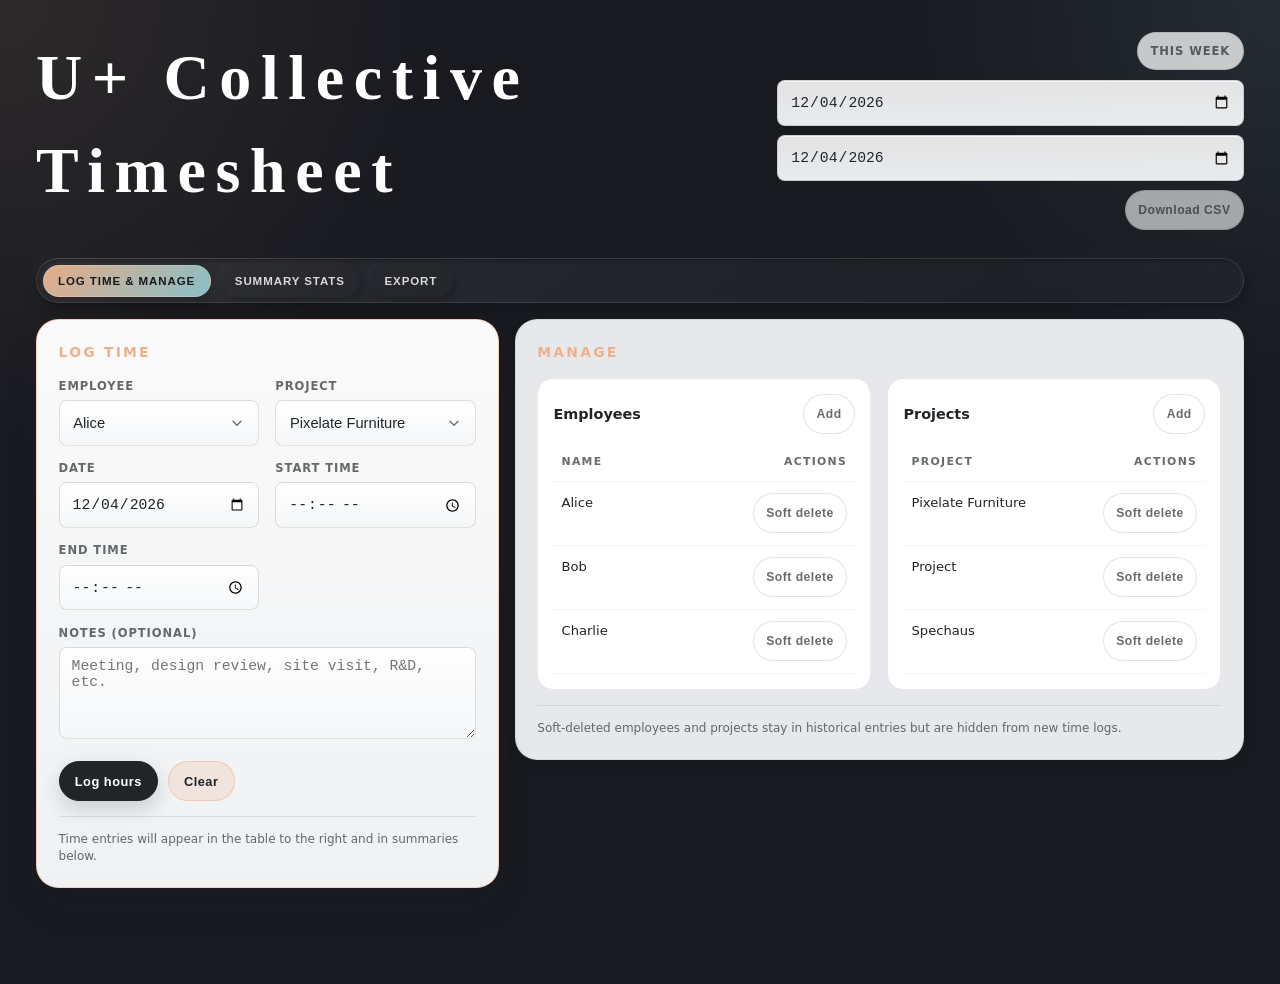
<file: index.html>
<!DOCTYPE html>
<html lang="en">
  <head>
    <meta charset="UTF-8" />
    <title>U+ Collective Timesheet</title>
    <meta name="viewport" content="width=device-width, initial-scale=1" />
    <link rel="stylesheet" href="styles.css" />
  </head>
  <body>
    <div class="app-shell">
      <header>
        <h1>U+ Collective Timesheet</h1>
        <div class="header-controls">
          <div class="pill"><span id="active-range-label">This week</span></div>
          <input type="date" id="range-start" />
          <input type="date" id="range-end" />
          <button class="btn btn-ghost" id="download-csv">Download CSV</button>
        </div>
      </header>

      <div class="tab-bar" role="tablist" aria-label="Timesheet views">
        <button class="tab active" type="button" data-tab="log-manage" aria-selected="true">Log Time &amp; Manage</button>
        <button class="tab" type="button" data-tab="summary" aria-selected="false">Summary Stats</button>
        <button class="tab" type="button" data-tab="export" aria-selected="false">Export</button>
      </div>

      <div id="tab-log-manage" class="tab-panel">
        <div class="two-column">
          <section class="card" id="log-card">
            <h2>Log time</h2>
            <form id="log-form">
              <div class="form-grid">
                <div>
                  <label for="employee">Employee</label>
                  <select id="employee" required></select>
                </div>
                <div>
                  <label for="project">Project</label>
                  <select id="project" required></select>
                </div>
                <div>
                  <label for="date">Date</label>
                  <input type="date" id="date" required />
                </div>
                <div>
                  <label for="start">Start time</label>
                  <input type="time" id="start" required />
                </div>
                <div>
                  <label for="end">End time</label>
                  <input type="time" id="end" required />
                </div>
                <div class="form-row-full">
                  <label for="notes">Notes (optional)</label>
                  <textarea id="notes" placeholder="Meeting, design review, site visit, R&amp;D, etc."></textarea>
                </div>
              </div>
              <div class="button-row">
                <button type="submit" class="btn btn-primary">Log hours</button>
                <button type="button" class="btn btn-secondary" id="clear-form">Clear</button>
              </div>
              <div id="log-error" class="error" style="display:none;"></div>
            </form>
            <div class="section-footer">
              Time entries will appear in the table to the right and in summaries below.
            </div>
          </section>

          <section class="card" id="manage-card">
            <h2>Manage</h2>
            <div class="manage-grid">
              <div>
                <div style="display:flex;justify-content:space-between;align-items:center;margin-bottom:0.5rem;">
                  <h3 style="font-size:0.9rem;margin:0;">Employees</h3>
                  <button class="btn btn-ghost" type="button" id="add-employee">Add</button>
                </div>
                <table id="employees-table">
                  <thead><tr><th>Name</th><th class="actions-cell">Actions</th></tr></thead>
                  <tbody></tbody>
                </table>
              </div>
              <div>
                <div style="display:flex;justify-content:space-between;align-items:center;margin-bottom:0.5rem;">
                  <h3 style="font-size:0.9rem;margin:0;">Projects</h3>
                  <button class="btn btn-ghost" type="button" id="add-project">Add</button>
                </div>
                <table id="projects-table">
                  <thead><tr><th>Project</th><th class="actions-cell">Actions</th></tr></thead>
                  <tbody></tbody>
                </table>
              </div>
            </div>
            <div class="section-footer">Soft-deleted employees and projects stay in historical entries but are hidden from new time logs.</div>
          </section>
        </div>
      </div>

      <div id="tab-summary" class="tab-panel" hidden>
        <section class="card" id="entries-card">
          <h2>Entries</h2>
          <div class="filters-row">
            <select id="filter-employee">
              <option value="">All employees</option>
            </select>
            <select id="filter-project">
              <option value="">All projects</option>
            </select>
            <input type="date" id="filter-start" />
            <input type="date" id="filter-end" />
          </div>
          <div class="table-wrapper">
            <table id="entries-table">
              <thead>
                <tr>
                  <th>Employee</th>
                  <th>Project</th>
                  <th>Date</th>
                  <th>Start</th>
                  <th>End</th>
                  <th>Duration</th>
                  <th>Notes</th>
                </tr>
              </thead>
              <tbody></tbody>
            </table>
          </div>
        </section>

        <section class="card" id="summary-card">
          <h2>Summary</h2>
          <div class="two-column" style="gap: 0.75rem;">
            <div>
              <h3 style="font-size:0.9rem;margin:0 0 0.4rem;">By employee</h3>
              <table id="summary-employee">
                <thead><tr><th>Employee</th><th>Hours</th></tr></thead>
                <tbody></tbody>
              </table>
            </div>
            <div>
              <h3 style="font-size:0.9rem;margin:0 0 0.4rem;">By project</h3>
              <table id="summary-project">
                <thead><tr><th>Project</th><th>Hours</th></tr></thead>
                <tbody></tbody>
              </table>
            </div>
          </div>

          <div style="margin-top:1rem;">
            <h3 style="font-size:0.9rem;margin:0 0 0.4rem;">By employee and project (top 5 projects)</h3>
            <div style="overflow-x:auto;">
              <table id="summary-employee-project">
                <thead></thead>
                <tbody></tbody>
              </table>
            </div>
          </div>

          <div class="section-footer">Summaries respect the active filters and date range.</div>
        </section>
      </div>

      <div id="tab-export" class="tab-panel" hidden>
        <section class="card" id="export-card">
          <h2>Export data</h2>
          <p>Download all current time entries as a CSV file that opens in Excel or Google Sheets.</p>
          <button class="btn btn-primary" id="download-csv-bottom">Download CSV</button>
        </section>
      </div>
    </div>

    <script src="script.js"></script>
  </body>
</html>
</file>
<file: styles.css>
:root {
    --bg: #181a20;
    --surface: #ffffff;
    --surface-2: #f8fafb;
    --surface-3: #eef2f4;

    --line: rgba(33, 37, 40, 0.12);
    --line-strong: rgba(33, 37, 40, 0.22);

    --text: #212528;
    --muted: rgba(33, 37, 40, 0.68);
    --muted-2: rgba(33, 37, 40, 0.48);

    --clay: #edb18c;
    --red: #212528;
    --cyan: #90cbd5;
    --red-deep: #111416;

    --clay-soft: rgba(237, 177, 140, 0.22);
    --cyan-soft: rgba(144, 203, 213, 0.22);
    --amber-soft: rgba(237, 177, 140, 0.18);

    --radius-sm: 0.5rem;
    --radius-md: 1rem;
    --radius-lg: 1.4rem;

    --shadow-sm: 0 4px 14px rgba(33, 37, 40, 0.05);
    --shadow-md: 0 16px 36px rgba(33, 37, 40, 0.08);
    --shadow-pop: 0 18px 44px rgba(33, 37, 40, 0.14);
    }

    * { box-sizing: border-box; }
    html { -webkit-font-smoothing: antialiased; -moz-osx-font-smoothing: grayscale; }

    body {
    margin: 0;
    font-family: Inter, ui-sans-serif, system-ui, -apple-system, BlinkMacSystemFont, "Segoe UI", sans-serif;
    background:
        radial-gradient(circle at top left, rgba(237, 177, 140, 0.10), transparent 28%),
        radial-gradient(circle at top right, rgba(144, 203, 213, 0.10), transparent 24%),
        var(--bg);
    color: var(--text);
    line-height: 1.45;
    background-repeat: no-repeat;
    }

    .app-shell { max-width: 1240px; margin: 0 auto; padding: 2rem 1rem 4rem; }

    header {
    display: flex; align-items: flex-start; justify-content: space-between;
    gap: 1rem; margin-bottom: 1.75rem;
    }

    header h1 {
    margin: 0; font-size: 4rem; font-weight: 700; letter-spacing: 0.15em;
    font-family: "Playfair Display", Georgia, serif;
    text-transform: none; color: #ffffff;
    }

    .header-controls {
    display: flex; gap: 0.6rem; flex-wrap: wrap; align-items: center; justify-content: flex-end;
    }

    .pill {
    display: inline-flex; align-items: center; min-height: 2.4rem; border-radius: 999px;
    background: rgba(255, 255, 255, 0.75); border: 1px solid var(--line);
    padding: 0.1rem 0.8rem; font-size: 0.72rem; font-weight: 600; letter-spacing: 0.08em;
    text-transform: uppercase; color: var(--muted);
    }

    .two-column {
    display: grid; grid-template-columns: minmax(320px, 0.92fr) minmax(0, 1.45fr);
    gap: 1rem; align-items: start;
    }

    .card {
    background: rgba(255, 255, 255, 0.9);
    border: 1px solid rgba(33, 37, 40, 0.08);
    border-radius: var(--radius-lg);
    padding: 1.35rem;
    margin-bottom: 2rem;
    box-shadow: var(--shadow-sm);
    backdrop-filter: blur(10px);
    }

    .card,
        #summary-card,
        #entries-card,
        #manage-card,
        #export-card {
        overflow: visible;
        isolation: auto;
        }
    
    #log-card {
    background: linear-gradient(180deg, rgba(255, 255, 255, 0.98) 0%, rgba(244, 246, 248, 0.98) 100%);
    border-color: rgba(237, 177, 140, 0.55);
    box-shadow: var(--shadow-md);
    position: sticky;
    top: 1rem;
    z-index: 10;
    }

    #manage-card {
    /* border-top: 4px solid var(--clay); */
    background: rgba(244, 246, 248, 0.94);
    }

    #export-card {
    /* border: 3px solid rgba(33, 37, 40, 0.08); */
    background: #282828;
    border-radius: 1.5rem;
    box-shadow: 0 1px 1px rgba(33, 37, 40, 0.354), 0 12px 30px rgba(117, 179, 226, 0.362);
    overflow: visible;
    }

    #export-card .btn-primary {
    color: rgba(255, 255, 255, 0.92);
    background: linear-gradient(
        135deg,
        rgba(255, 255, 255, 0.18),
        rgba(255, 255, 255, 0.08)
    );
    border: 1px solid rgba(255, 255, 255, 0.24);
    box-shadow:
        0 8px 24px rgba(0, 0, 0, 0.16),
        inset 0 1px 0 rgba(255, 255, 255, 0.107);
    backdrop-filter: blur(16px) saturate(160%);
    -webkit-backdrop-filter: blur(16px) saturate(160%);
    }

    #export-card .btn-primary:hover {
    transform: translateY(-1px);
    background: linear-gradient(
        135deg,
        rgba(255, 255, 255, 0.24),
        rgba(255, 255, 255, 0.10)
    );
    border-color: rgba(255, 255, 255, 0.34);
    box-shadow:
        0 14px 28px rgba(0, 0, 0, 0.20),
        inset 0 1px 0 rgba(255, 255, 255, 0.42);
    }

    /* #export-card .h2 {
    color: #f8fafb;
    } */
    .btn-primary:hover {
    background: var(--red-deep);
    border-color: var(--red-deep);
    }

    .card h2 {
    margin: 0 0 1rem; font-size: 0.87rem; font-weight: 800; letter-spacing: 0.16em;
    text-transform: uppercase; color: var(--clay);
    }

    .form-grid {
    display: grid; grid-template-columns: repeat(2, minmax(0, 1fr)); gap: 0.9rem 1rem;
    }

    .form-row-full { grid-column: 1 / -1; }

    label {
    display: block; margin-bottom: 0.35rem; font-size: 0.72rem; font-weight: 700;
    letter-spacing: 0.08em; text-transform: uppercase; color: var(--muted);
    }

    input[type="text"],
    input[type="date"],
    input[type="time"],
    select,
    textarea {
    width: 100%; min-height: 2.85rem; border-radius: var(--radius-sm);
    border: 1px solid rgba(33, 37, 40, 0.14);
    background: linear-gradient(180deg, rgba(255, 255, 255, 0.88) 0%, rgba(244, 246, 248, 0.95) 100%);
    padding: 0.65rem 0.75rem; font-size: 0.92rem; color: var(--text); outline: none;
    transition: border-color 160ms ease, box-shadow 160ms ease, background 160ms ease, transform 160ms ease;
    box-shadow: inset 0 1px 0 rgba(255,255,255,0.7);
    }

    .native-select-hidden {
    position: absolute !important;
    width: 1px !important;
    height: 1px !important;
    padding: 0 !important;
    margin: -1px !important;
    overflow: hidden !important;
    clip: rect(0, 0, 0, 0) !important;
    white-space: nowrap !important;
    border: 0 !important;
    }

    .select-shell {
    position: relative;
    width: 100%;
    z-index: 10;
    }

    .select-trigger {
    width: 100%;
    min-height: 2.85rem;
    border-radius: var(--radius-sm);
    border: 1px solid rgba(33, 37, 40, 0.12);
    background: linear-gradient(180deg, rgba(255, 255, 255, 0.9) 0%, rgba(244, 246, 248, 0.95) 100%);
    box-shadow: inset 0 1px 0 rgba(255,255,255,0.7);
    padding: 0.65rem 2.75rem 0.65rem 0.85rem;
    font-size: 0.92rem;
    color: var(--text);
    display: flex;
    align-items: center;
    justify-content: space-between;
    gap: 0.75rem;
    text-align: left;
    cursor: pointer;
    transition: border-color 160ms ease, box-shadow 160ms ease, background 160ms ease, transform 160ms ease;
    }

    .select-trigger:hover {
    border-color: rgba(237, 177, 140, 0.55);
    background: linear-gradient(180deg, rgba(255,255,255,0.96) 0%, rgba(244,246,248,1) 100%);
    }

    .select-shell.is-open .select-trigger,
    .select-trigger:focus-visible {
    border-color: rgba(144, 203, 213, 0.7);
    box-shadow: 0 0 0 3px rgba(144, 203, 213, 0.18);
    background: linear-gradient(180deg, rgba(255,255,255,1) 0%, rgba(244,246,248,1) 100%);
    }

    .select-trigger .select-label {
    display: block;
    overflow: hidden;
    text-overflow: ellipsis;
    white-space: nowrap;
    }

    .select-trigger .select-icon {
    position: absolute;
    right: 0.9rem;
    top: 50%;
    transform: translateY(-50%);
    width: 1rem;
    height: 1rem;
    color: var(--muted);
    pointer-events: none;
    transition: transform 180ms ease, color 180ms ease;
    }

    .select-shell.is-open .select-icon {
    transform: translateY(-50%) rotate(180deg);
    color: var(--cyan);
    position: relative;
    z-index: 20;
    }

    .select-menu {
        top: calc(100% + 0.25rem);
        left: 0;
        right: 0;
        background: rgba(255, 255, 255, 0.98);
        border: 1px solid rgba(33, 37, 40, 0.12);
        border-radius: 1rem;
        box-shadow: var(--shadow-pop);
        padding: 0.4rem;
        display: none;
        backdrop-filter: blur(12px);
        position: relative;
        z-index: 590;
    }

    .select-shell.is-open .select-menu {
    display: block;
    }

    .select-options {
    max-height: 240px;
    overflow: auto;
    padding: 0.15rem;
    border-radius: 0.8rem;
    scrollbar-width: thin;
    scrollbar-color: rgba(33, 37, 40, 0.28) transparent;
    }

    .select-options::-webkit-scrollbar { width: 8px; }
    .select-options::-webkit-scrollbar-thumb {
    background: rgba(33, 37, 40, 0.22);
    border-radius: 999px;
    }

    .select-option {
    width: 100%;
    border: 0;
    background: var(--surface-2);
    border-radius: 0.75rem;
    padding: 0.7rem 0.8rem;
    font-size: 0.9rem;
    color: var(--text);
    text-align: left;
    cursor: pointer;
    transition: background 140ms ease, color 140ms ease, transform 140ms ease;
    margin-bottom: 0.15rem;
    position: relative;
    z-index: 0;
    }

    .select-option:hover{
    background: rgba(144, 203, 213, 0.14);
    }

    .select-option.is-selected {
    background: rgba(177, 177, 177, 0.18);
    color: var(--text);
    font-weight: 700;
    }

    .filters-row .select-trigger {
    min-height: 2.7rem;
    background: white;
    border-color: rgba(150, 182, 187, 0.28);
    }

    .filters-row .select-menu {
    background: rgb(255, 255, 255);
    border-color: rgba(150, 182, 187, 0.28);
    top: calc(100% + 0.25rem);
    border-radius: 1rem;
    box-shadow: var(--shadow-pop);
    padding: 0.5rem;
    position: absolute;
    z-index: 9999;
    }

    textarea { min-height: 92px; resize: vertical; }

    input:focus,
    textarea:focus {
    border-color: rgba(144, 203, 213, 0.7);
    box-shadow: 0 0 0 3px rgba(144, 203, 213, 0.18);
    background: linear-gradient(180deg, rgba(255,255,255,1) 0%, rgba(244,246,248,1) 100%);
    }

    .button-row { display: flex; gap: 0.6rem; margin-top: 1rem; }

    .btn {
    min-height: 2.5rem; border-radius: 999px; padding: 0.55rem 0.95rem; font-size: 0.8rem;
    font-weight: 700; letter-spacing: 0.04em; cursor: pointer; display: inline-flex;
    align-items: center; justify-content: center;
    transition: transform 160ms ease, background 160ms ease, border-color 160ms ease, color 160ms ease, box-shadow 160ms ease;
    }

    .btn:hover { transform: translateY(-1px); }

    .btn-primary {
    background: var(--text); color: #fff; border: 1px solid var(--text);
    box-shadow: 0 8px 20px rgba(33, 37, 40, 0.18);
    }

    .btn-primary:hover {
    background: var(--red-deep);
    border-color: var(--red-deep);
    }

    .btn-secondary {
    background: var(--clay-soft);
    color: var(--text);
    border: 1px solid rgba(237, 177, 140, 0.5);
    }

    .btn-secondary:hover { background: rgba(237, 177, 140, 0.32); }

    .btn-ghost {
    background: rgba(255, 255, 255, 0.6);
    border: 1px solid var(--line);
    color: var(--muted);
    font-size: 0.76rem;
    padding: 0.42rem 0.78rem;
    }

    .btn-ghost:hover {
    background: rgba(144, 203, 213, 0.12);
    border-color: rgba(144, 203, 213, 0.4);
    color: var(--text);
    }

    .filters-row {
    display: flex; flex-wrap: wrap; gap: 0.6rem; margin-bottom: 1rem; padding-bottom: 0.95rem;
    border-bottom: 1px solid rgba(33, 37, 40, 0.12);
    overflow: visible;
    }

    .filters-row .select-shell,
    .filters-row input[type="date"] {
    max-width: 170px;
    position: relative;
    z-index: 40;
    }

    .filters-row input[type="date"] {
    background-color: rgba(144, 203, 213, 0.12);
    border-color: rgba(144, 203, 213, 0.28);
    }

    .table-wrapper,
    #summary-card > div[style*="overflow-x:auto"] { overflow: visible; z-index: 0; position: relative; }

    table { width: 100%; border-collapse: collapse; font-size: 0.82rem; }

    th, td {
    padding: 0.72rem 0.5rem; text-align: left; border-bottom: 1px solid rgba(53, 152, 228, 0.1);
    vertical-align: top;
    }

    th {
    font-weight: 800; font-size: 0.68rem; text-transform: uppercase; letter-spacing: 0.12em;
    color: var(--muted); background: transparent;
    }

    /* tbody tr:nth-child(even) { background: rgba(244, 246, 248, 0.7); } */
    tbody tr:hover { background: var(--cyan-soft) }

    #entries-table td:nth-child(6),
    #summary-employee td:last-child,
    #summary-project td:last-child,
    #summary-employee-project td:last-child {
    font-weight: 700; color: var(--clay);
    }

    #summary-card .two-column { 
        grid-template-columns: repeat(2, minmax(0, 1fr)); 
        gap: 1rem;
        z-index: 0;
    }

    #entries-card, #summary-card{
    background: #282828;
    border-radius: 1.5rem;
    box-shadow: 0 1px 1px rgba(33, 37, 40, 0.354), 0 3px 3px rgba(55, 55, 55, 0.147);
    overflow: hidden; 
    position: relative;
    z-index: 40;
    }

    #entries-card th{
    color: var(--cyan);
    font-weight: 900;
    font-weight: 500;
    font-size: .8rem;
    }
    #summary-card th {
    color: var(--cyan);
    font-weight: 900;
    font-weight: 500;
    font-size: .8rem;
    }
    
    #summary-card h3,
    #summary-card td.muted,
    #entries-card td,
    #summary-card td {
      color: #777;
      font-size: .8rem;
      font-weight: 500;
    }
    
    #summary-card .two-column > div,
    #manage-card .manage-grid > div {
    background: rgb(255, 255, 255);
    border: 1px solid rgba(33, 37, 40, 0.10);
    border-radius: 1rem;
    padding: 0.95rem;
    z-index: 0;
    }


    .section-footer {
    margin-top: 0.9rem; padding-top: 0.9rem; border-top: 1px solid rgba(33, 37, 40, 0.10);
    font-size: 0.75rem; color: #646768;
    }

    .error {
    margin-top: 0.75rem; border-radius: var(--radius-sm); padding: 0.55rem 0.7rem; font-size: 0.78rem;
    color: var(--text);
    background: rgba(237, 177, 140, 0.18);
    border: 1px solid rgba(237, 177, 140, 0.42);
    }

    .manage-grid { display: grid; grid-template-columns: repeat(2, minmax(0, 1fr)); gap: 1rem; }

    .badge-inactive {
    display: inline-flex; align-items: center; padding: 0.14rem 0.42rem; border-radius: 999px;
    background: rgba(33, 37, 40, 0.08);
    color: var(--text);
    font-size: 0.66rem; margin-left: 0.35rem;
    letter-spacing: 0.05em; text-transform: uppercase;
    }

    
    .tab-bar {
      display: flex;
      gap: 0.55rem;
      flex-wrap: wrap;
      margin-bottom: 1rem;
      padding: 0.35rem;
      border-radius: 999px;
      background: linear-gradient(145deg, rgba(255, 255, 255, 0.08), rgba(255, 255, 255, 0.02));
      border: 1px solid rgba(255, 255, 255, 0.10);
      box-shadow:
        inset 2px 2px 4px rgba(0, 0, 0, 0.28),
        inset -2px -2px 4px rgba(255, 255, 255, 0.03),
        5px 5px 10px rgba(0, 0, 0, 0.18),
        -4px -4px 8px rgba(255, 255, 255, 0.02);
    }
    
    .tab {
      border: 1px solid rgba(255, 255, 255, 0.08);
      background: linear-gradient(145deg, rgba(255, 255, 255, 0.04), rgba(255, 255, 255, 0.01));
      color: rgba(245, 247, 250, 0.88);
      border-radius: 999px;
      padding: 0.55rem 0.9rem;
      font-size: 0.72rem;
      font-weight: 700;
      letter-spacing: 0.08em;
      text-transform: uppercase;
      cursor: pointer;
      transition: all 180ms ease;
      box-shadow:
        3px 3px 6px rgba(0, 0, 0, 0.18),
        -2px -2px 5px rgba(255, 255, 255, 0.03);
    }
    
    .tab:hover {
      color: #ffffff;
      background: rgba(255, 255, 255, 0.08);
      border-color: rgba(255, 255, 255, 0.12);
      transform: translateY(-1px);
    }
    
    .tab.active {
      background: linear-gradient(135deg, #f2c79b 0%, #9fd5de 100%);
      color: #171a1d;
      border-color: rgba(255, 255, 255, 0.18);
      box-shadow:
        inset 1px 1px 2px rgba(255, 255, 255, 0.45),
        inset -2px -2px 3px rgba(0, 0, 0, 0.10),
        6px 6px 10px rgba(0, 0, 0, 0.18);
    }
    
    .tab {
      border: 1px solid transparent;
      background: transparent;
      color: rgba(255, 255, 255, 0.82);
      border-radius: 999px;
      padding: 0.55rem 0.9rem;
      font-size: 0.72rem;
      font-weight: 700;
      letter-spacing: 0.08em;
      text-transform: uppercase;
      cursor: pointer;
      transition: all 180ms ease;
    }
    
    .tab:hover {
      color: #ffffff;
      background: rgba(255, 255, 255, 0.08);
      border-color: rgba(255, 255, 255, 0.12);
    }
    
    .tab.active {
      background: linear-gradient(135deg, rgba(237, 177, 140, 0.96), rgba(144, 203, 213, 0.92));
      color: #171a1d;
      border-color: rgba(255, 255, 255, 0.18);
      box-shadow: 0 10px 18px rgba(0, 0, 0, 0.18);
    }
    .tab-panel[hidden] { display:none; }

    .muted { color: var(--muted-2); }
    .actions-cell { text-align: right; white-space: nowrap; }
    #export-card p { font-size: 0.84rem; color: #f8fafb; margin: 0 0 0.8rem; }

    @media (max-width: 900px) {
    .two-column, #summary-card .two-column, .manage-grid { grid-template-columns: 1fr; }
    #log-card { position: static; }
    }

    @media (max-width: 768px) {
    .app-shell { padding: 1.25rem 0.8rem 3rem; }
    header { flex-direction: column; align-items: flex-start; }
    .header-controls { justify-content: flex-start; }
    .form-grid { grid-template-columns: 1fr; }
    .button-row { flex-wrap: wrap; }
    .filters-row .select-shell,
    .filters-row input[type="date"] { max-width: 100%; width: 100%; }
    }
</file>
